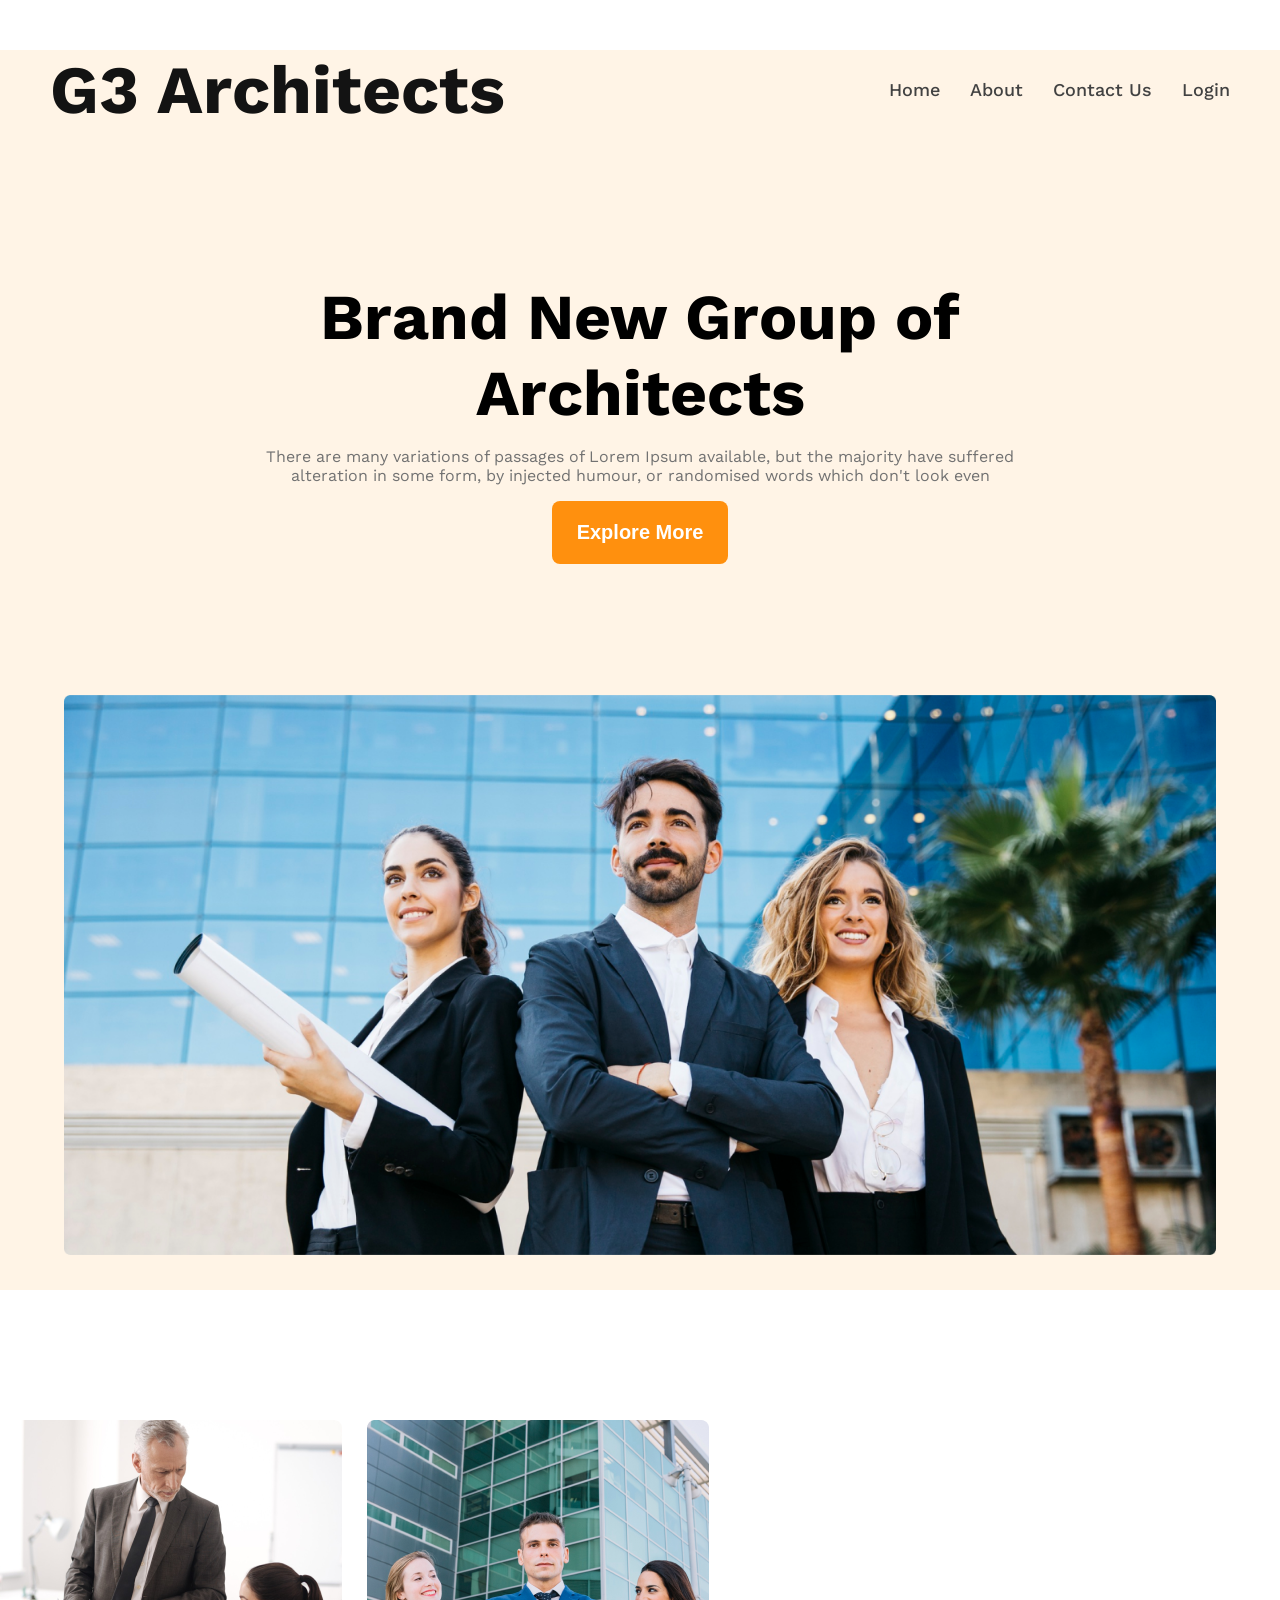
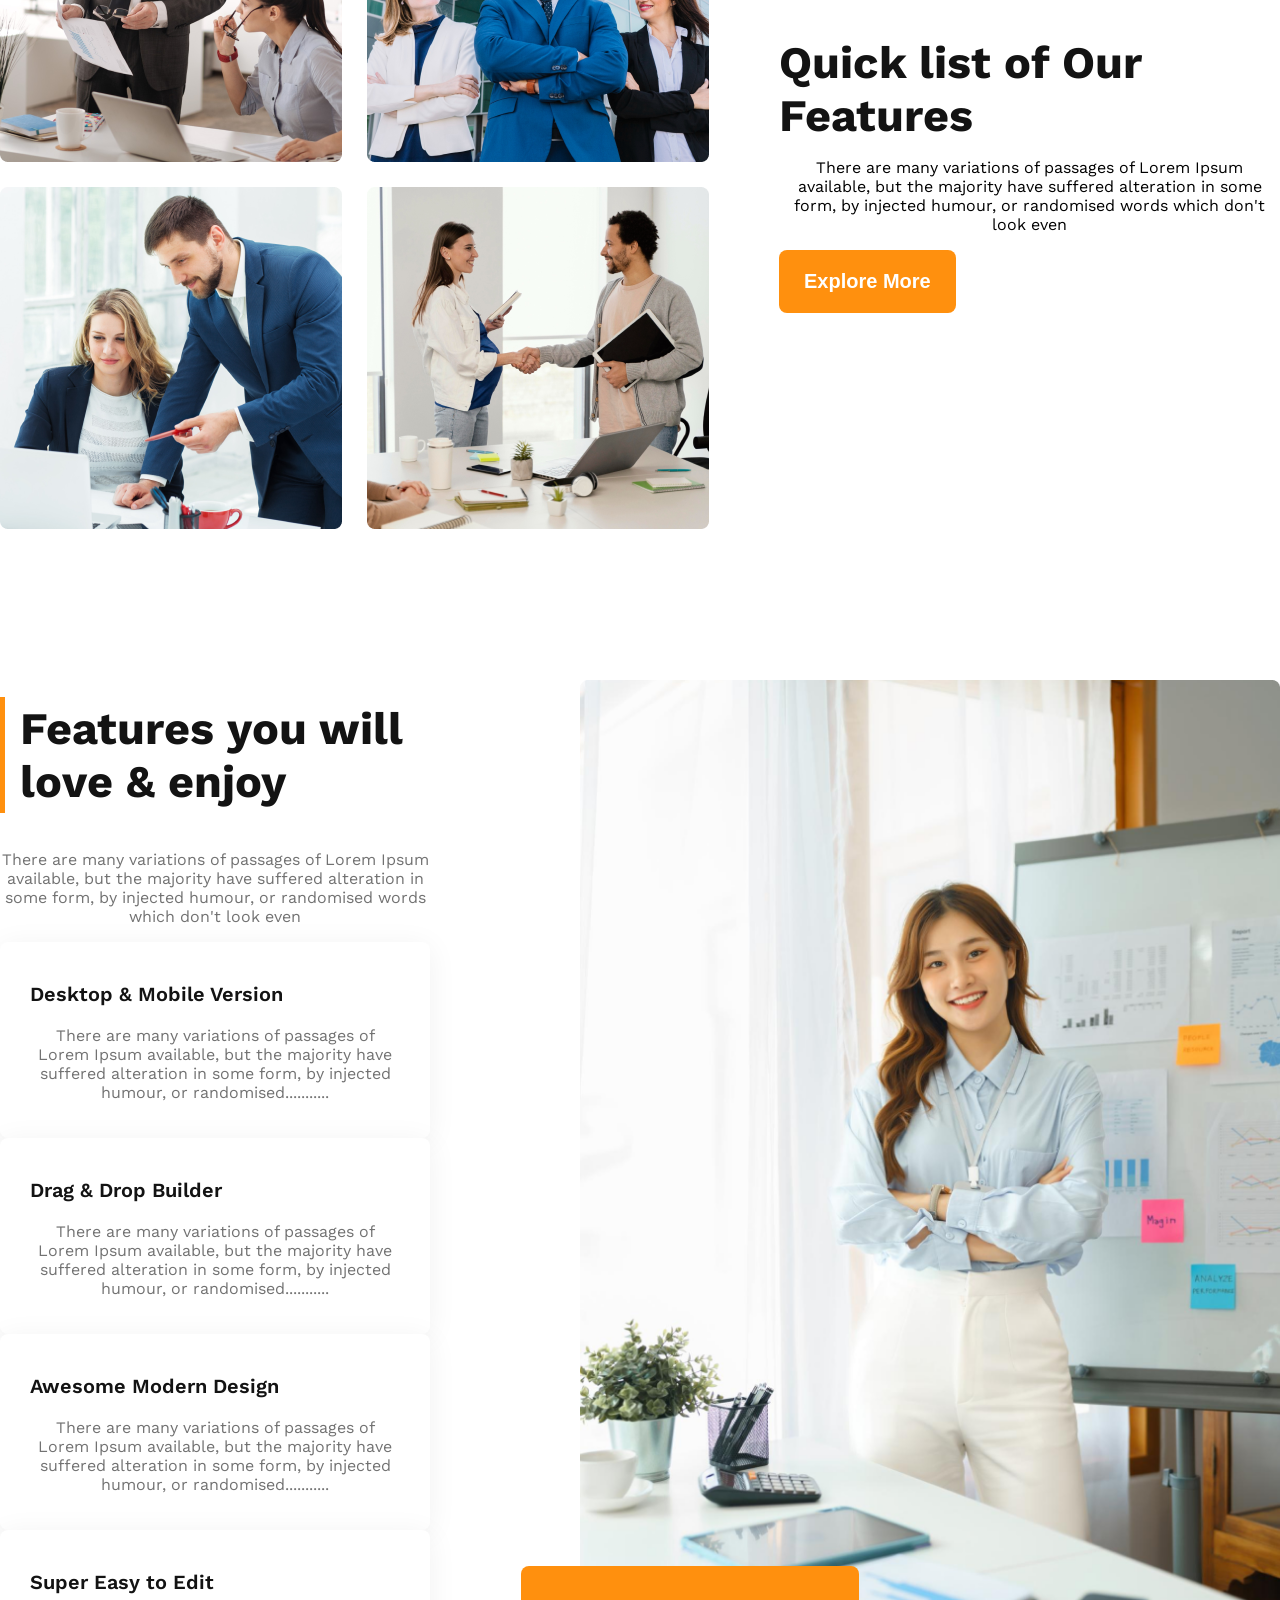
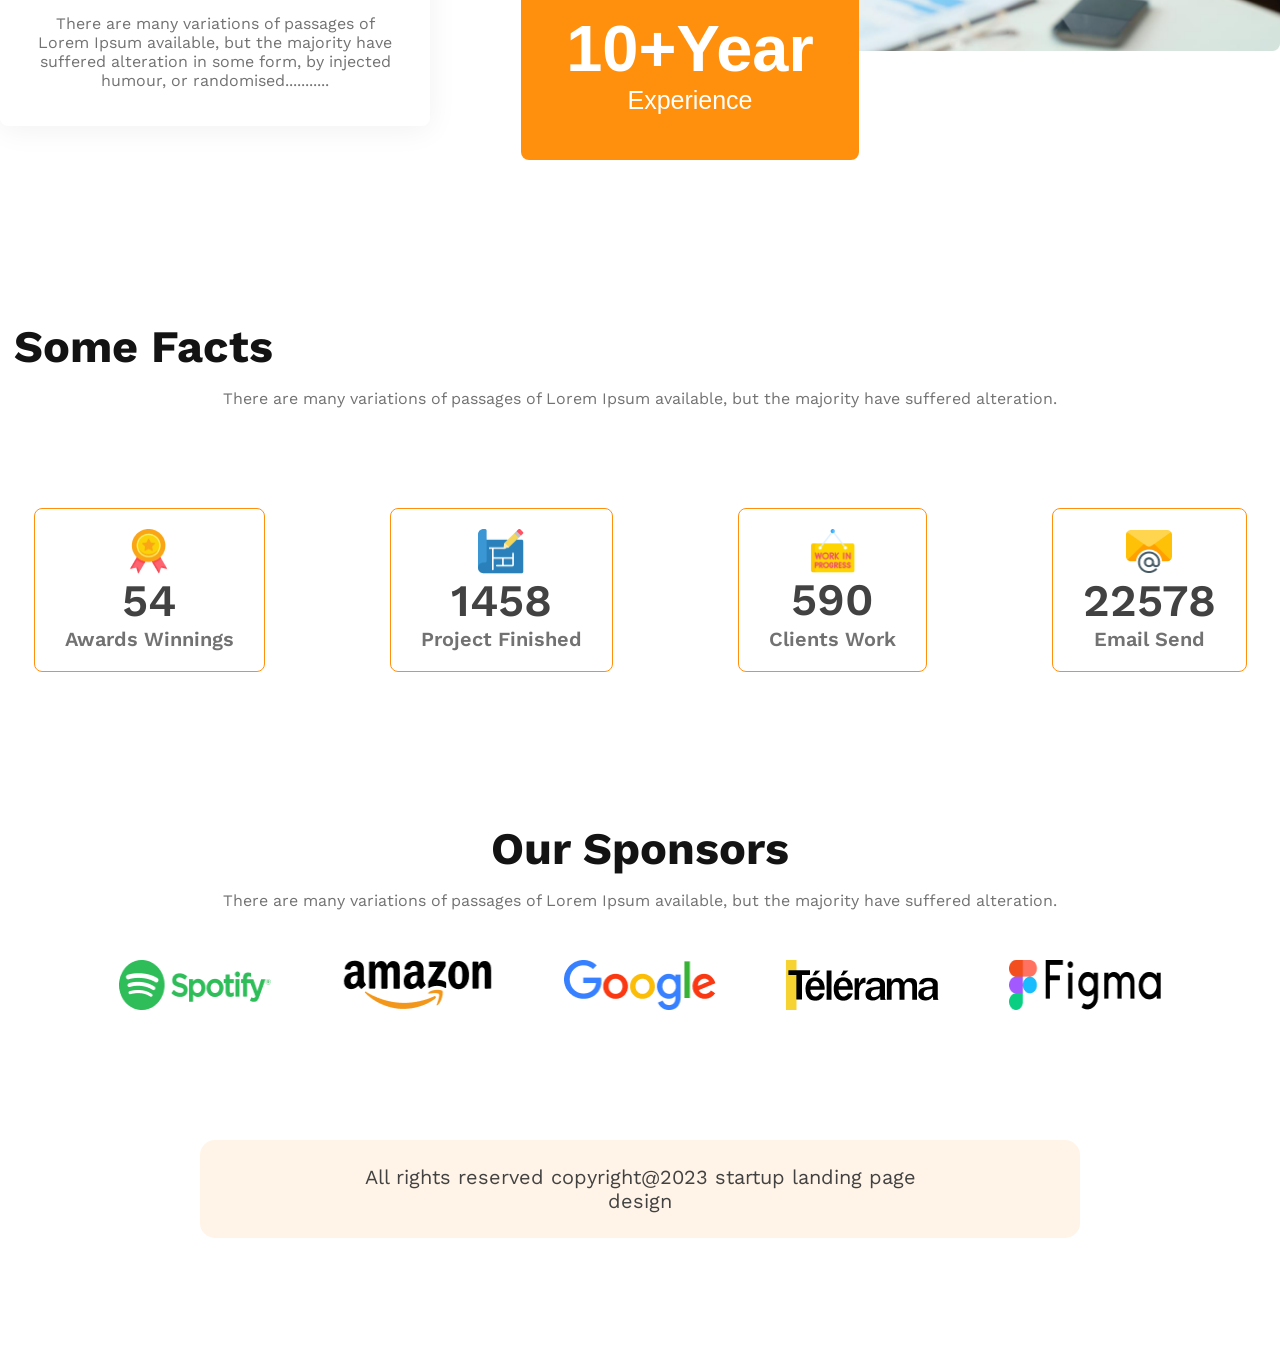
<file: index.html>
<!DOCTYPE html>
<html lang="en">
<head>
  <meta charset="UTF-8">
  <meta http-equiv="X-UA-Compatible" content="IE=edge">
  <meta name="viewport" content="width=device-width, initial-scale=1.0">
  <title>G3 Architects</title>
  <!-------------------- 
    css stylesheet link
   --------------------->
   <link rel="stylesheet" href="styles/style.css">
</head>
<body>
  <!-------------------------
    header section starts
  --------------------------->
  <header class="header">
    <div class="title-nav">
      <div class="header-title">
        <h2>G3 Architects</h2>
      </div>
      <nav>
        <ul>
          <li>Home</li>
          <li>About</li>
          <li>Contact Us</li>
          <li>Login</li>
        </ul>
      </nav>
    </div>
    <section class="banner-section">
      <div class="banner-info">
        <h2 class="banner-title">Brand New Group of Architects</h2>
        <p class="banner-detail">There are many variations of passages of Lorem Ipsum available, but the majority have suffered alteration in some form, by injected humour, or randomised words which don't look even</p>
        <button class="features-button">Explore More</button>
      </div>
      <div class="banner">
        <img src="images/banner.png" alt="">
      </div>
    </section>
  </header>
  <main>
    <section class="container-1">
      <div class="grid-images">
        <img src="images/team1.png" alt="">
        <img src="images/team2.png" alt="">
        <img src="images/team3.png" alt="">
        <img src="images/team4.png" alt="">
      </div>
      <div class="features">
        <h2 class="section-title">Quick list of Our <span>Features</span></h2>
        <p class="section-detail">There are many variations of passages of Lorem Ipsum available, but the majority have suffered alteration in some form, by injected humour, or randomised words which don't look even</p>
        <button class="features-button">Explore More</button>
      </div>
    </section>
    <section class="container-2">
      <div class="lovely-features">
        <div>
          <h2 class="lovely-features-title">Features you will love & enjoy</h2>
          <p class="sec-detail">There are many variations of passages of Lorem Ipsum available, but the majority have suffered alteration in some form, by injected humour, or randomised words which don't look even</p>
        </div>
        <div class="lovely-feature">
          <h3 class="subsec-title">Desktop & Mobile Version</h3>
          <p class="sec-detail">There are many variations of passages of Lorem Ipsum available, but the majority have suffered alteration in some form, by injected humour, or randomised...........</p>
        </div>
        <div class="lovely-feature">
          <h3 class="subsec-title">Drag & Drop Builder</h3>
          <p class="sec-detail">There are many variations of passages of Lorem Ipsum available, but the majority have suffered alteration in some form, by injected humour, or randomised...........</p>
        </div>
        <div class="lovely-feature">
          <h3 class="subsec-title">Awesome Modern Design</h3>
          <p class="sec-detail">There are many variations of passages of Lorem Ipsum available, but the majority have suffered alteration in some form, by injected humour, or randomised...........</p>
        </div>
        <div class="lovely-feature">
          <h3 class="subsec-title">Super Easy to Edit</h3>
          <p class="sec-detail">There are many variations of passages of Lorem Ipsum available, but the majority have suffered alteration in some form, by injected humour, or randomised...........</p>
        </div>
      </div>
      <div class="lovely-features-image">
        <img src="images/architect.png" alt="">
      </div>
    </section>
    <button class="experience-button">
      <h2>10+Year</h2>
      <p>Experience</p>
    </button>
    <section class="some-facts">
      <div>
        <h3 class="section-title">Some Facts</h3>
      <p class="sec-detail">There are many variations of passages of Lorem Ipsum available, but the majority have suffered alteration.</p>
    </div>
    <div class="boxs">
      <div class="box">
        <img src="images/icons/ribon.png" alt="">
        <h2>54</h2>
        <p>Awards Winnings</p>
      </div>
      <div class="box">
        <img src="images/icons/projects.png" alt="">
        <h2>1458</h2>
        <p>Project Finished</p>
      </div>
      <div class="box">
        <img src="images/icons/customers.png" alt="">
        <h2>590</h2>
        <p>Clients Work</p>
      </div>
      <div class="box">
        <img src="images/icons/email.png" alt="">
        <h2>22578</h2>
        <p>Email Send</p>
      </div>
    </div>
    </section>
    <section class="sponsors">
      <div>
        <h2 class="section-title">Our Sponsors</h2>
        <p class="sec-detail">There are many variations of passages of Lorem Ipsum available, but the majority have suffered alteration.</p>
      </div>
      <div class="sponsor-images">
        <img src="images/sponsors/spotify.png" alt="">
        <img src="images/sponsors/amazon.png" alt="">
        <img src="images/sponsors/google.png" alt="">
        <img src="images/sponsors/telerama.png" alt="">
        <img src="images/sponsors/figma.png" alt="">
      </div>
    </section>
  </main>
  <footer>
    <p>All rights reserved copyright@2023 startup landing page design</p>
  </footer>
</body>
</html>
</file>
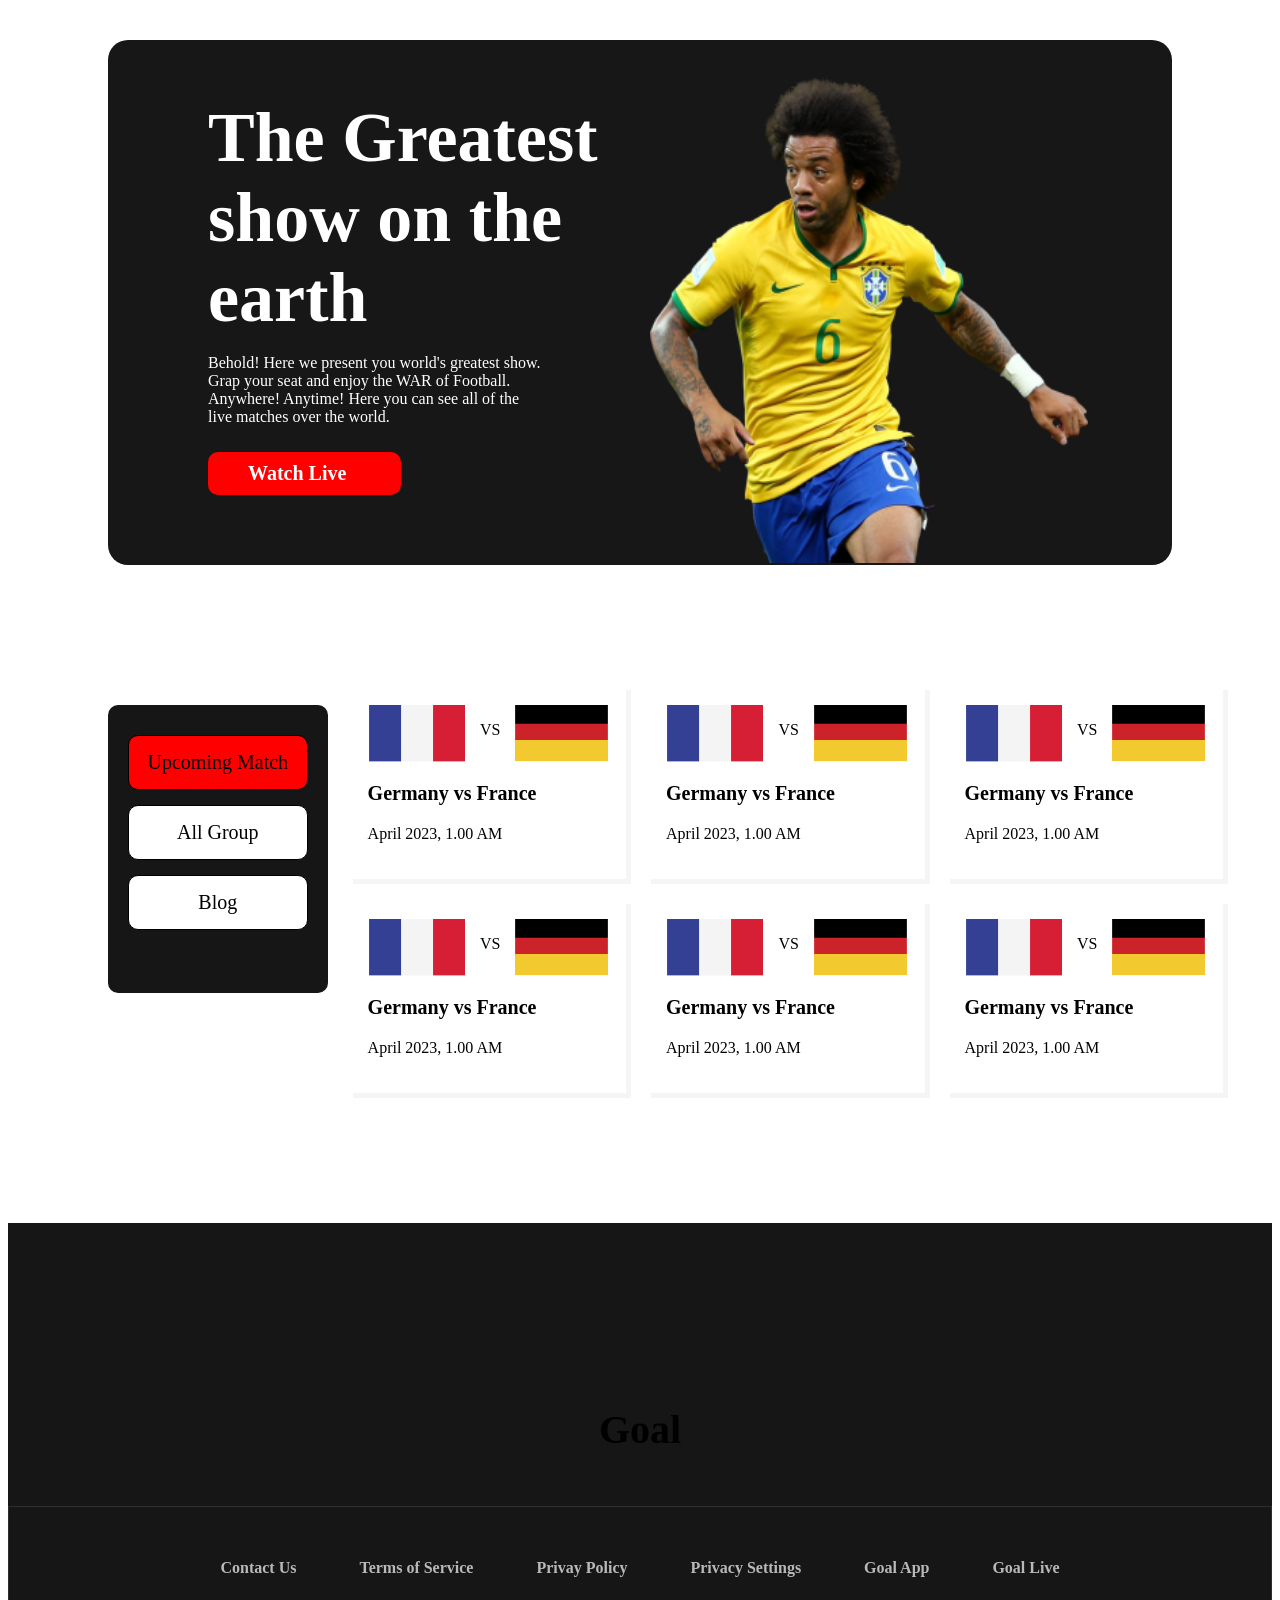
<file: upcoming.html>
<!DOCTYPE html>
<html lang="en">
<head>
  <meta charset="UTF-8">
  <meta http-equiv="X-UA-Compatible" content="IE=edge">
  <meta name="viewport" content="width=device-width, initial-scale=1.0">
  <title>Upcoming matches</title>
  <link rel="stylesheet" href="upcoming.css">
</head>
<body>
  <!-- 
    banner section
   -->
  <section class="flex-container">
    <div class=".half-width" id="banner-text">
      <h1>The Greatest show on the earth</h1>
      <p id="banner-paragraph">Behold! Here we present you world's greatest show. Grap your seat and enjoy the WAR of Football. Anywhere! Anytime! Here you can see all of the live matches over the world.</p>
      <a id="watch-button" href="">Watch Live  <i class="fa-solid fa-angle-right"></i></a>
    </div>
    <div class="half-width">
      <img src="assets/Banner Image.png" alt="">
    </div>
  </section>
  <section class="menu-match-flex">
    <section class="menu"> 
      <div class="menu-item">
          <p class="menu-name highlighted">Upcoming Match</p>
        </div>
        <div class="menu-item">
          <p class="menu-name">All Group</p>
        </div>
        <div class="menu-item">
          <p class="menu-name">Blog</p>
        </div>
    </section>
    <!-- 
      match section
     -->
    <section class="matches">
      <section class="match-detail">
        <div class="flag-flex">
          <img src="assets/Flag.png" alt="flag">
          <p class="vs-para">VS</p>
          <img src="assets/germany Flag.png" alt="">
        </div>
        <div>
          <p class="team-title">Germany vs France</p>
          <p class="match-time">April 2023, 1.00 AM</p>
        </div>
      </section>
      <section class="match-detail">
        <div class="flag-flex">
          <img src="assets/Flag.png" alt="flag">
          <p class="vs-para">VS</p>
          <img src="assets/germany Flag.png" alt="">
        </div>
        <div>
          <p class="team-title">Germany vs France</p>
          <p class="match-time">April 2023, 1.00 AM</p>
        </div>
      </section>
      <section class="match-detail">
        <div class="flag-flex">
          <img src="assets/Flag.png" alt="flag">
          <p class="vs-para">VS</p>
          <img src="assets/germany Flag.png" alt="">
        </div>
        <div>
          <p class="team-title">Germany vs France</p>
          <p class="match-time">April 2023, 1.00 AM</p>
        </div>
      </section>
      <section class="match-detail">
        <div class="flag-flex">
          <img src="assets/Flag.png" alt="flag">
          <p class="vs-para">VS</p>
          <img src="assets/germany Flag.png" alt="">
        </div>
        <div>
          <p class="team-title">Germany vs France</p>
          <p class="match-time">April 2023, 1.00 AM</p>
        </div>
      </section>
      <section class="match-detail">
        <div class="flag-flex">
          <img src="assets/Flag.png" alt="flag">
          <p class="vs-para">VS</p>
          <img src="assets/germany Flag.png" alt="">
        </div>
        <div>
          <p class="team-title">Germany vs France</p>
          <p class="match-time">April 2023, 1.00 AM</p>
        </div>
      </section>
      <section class="match-detail">
        <div class="flag-flex">
          <img src="assets/Flag.png" alt="flag">
          <p class="vs-para">VS</p>
          <img src="assets/germany Flag.png" alt="">
        </div>
        <div>
          <p class="team-title">Germany vs France</p>
          <p class="match-time">April 2023, 1.00 AM</p>
        </div>
      </section>
    </section>
  </section>  
  <footer>
    <h2>Goal</h2>
    <div class="footer-info">
      <h4>Contact Us</h4>
      <h4>Terms of Service</h4>
      <h4>Privay Policy</h4>
      <h4>Privacy Settings</h4>
      <h4>Goal App</h4>
      <h4>Goal Live</h4>
    </div>
  </footer>
</body>
</html>
</file>
<file: styles/style.css>
/*-----------------------
 google font work sans
------------------------- */
@import url('https://fonts.googleapis.com/css2?family=Open+Sans&family=Poppins:wght@400;500&family=Work+Sans:wght@400;500&display=swap');
/*--------------------------
common styles or utilities
---------------------------- */
body{
  font-family: 'Work Sans', sans-serif;
  margin: 0;
}
body img{
  width: 100%;
}
.header{
  background-color: rgba(255, 144, 14, 0.1);
}
.header-title{
  font-weight: 700;
  font-size: 45px;
  color: #131313;
}
.header-title h2{
  margin: 0;
}
.title-nav{
  display: flex;
  justify-content: space-between;
  align-items: center;
  margin: 50px 50px;
}
nav>ul{
  display: flex;
  gap: 30px;
  justify-content: space-around;
}
nav>ul>li{
  list-style: none;
  font-weight: 500;
  font-size: 18px;
  color: #424242;
}
.banner-info{
  display: flex;
  flex-direction: column;
  align-items: center;
  margin: 0;
  padding: 100px 250px;
}
.banner-title{
  font-weight: 700;
  font-size: 64px;
}
.banner-detail{
  color: #727272;
  font-weight: 400;
  font-size: 16px;
}
.banner-title {
  margin: 0;
  text-align: center;
}
.banner img{
  transform: scale(0.9);
}
main{
  display: flex;
  flex-direction: column;
  align-items: center;
}
.sec-detail{
  font-weight: 400;
  font-size: 16px;
  color: #727272;
}

/*--------------------------- 
features---first container
----------------------------- */

.container-1{
  display: flex;
  gap: 70px;
  align-items: center;
  margin-top: 130px;
}
.grid-images{
  display: grid;
  grid-template-columns: repeat(2, 1fr);
  grid-gap: 25px;
}
.grid-images img{
  width: 342px;
  border-radius: 5px;
}
.features-title{
  font-weight: 700;
  font-size: 45px;
}
.features-title span{
  color: #FF900E;
}

.features-button{
  background-color: #FF900E;
  border: none;
  font-weight: 600;
  font-size: 20px;
  padding: 20px 25px;
  border-radius: 8px;
  color: #FFFFFF;
}

/*---------------------------------------
loving and enjoyable features section
----------------------------------------- */
.container-2{
  display: flex;
  align-items: center;
  gap: 150px;
  margin-top: 130px;
}

.lovely-features-title{
  font-weight: 700;
  font-size: 45px;
  color: #131313;
  border-left: 5px solid #FF900E ;
  padding-left: 15px;
  padding-top: 5px;
  padding-bottom: 5px;
}
.lovely-features-detail{
  font-weight: 400;
  font-size: 16px;
  color: #727272;
}
.lovely-feature{
  background: #FFFFFF;
  box-shadow: 0px 4px 30px rgba(0, 0, 0, 0.06);
  border-radius: 8px;
  padding: 20px 30px;
}
.subsec-title{
  font-weight: 600;
  font-size: 20px;
  color: #131313;
}
.container-2 img{
  width: 700px;
  margin-bottom: 50px;
}
.experience-button{
  background: #FF900E;
  border-radius: 8px;
  padding: 45px;
  border: none;
  position: relative;
  top: -160px;
  left: 50px;
}
.experience-button h2{
  font-weight: 700;
  font-size: 65px;
  margin: 0;
  color: #FFFFFF;
}
.experience-button p{
  font-weight: 500;
  font-size: 25px;
  margin: 0;
  color: #FFFFFF;
}

/*--------------------
some facts section
---------------------- */
.section-title{
  font-weight: 700;
  font-size: 45px;
  margin: 0;
  color: #131313;
}

.boxs{
  display: flex;
  gap: 125px;
  margin: 100px 20px 150px 20px;
}
.box{
  display: flex;
  flex-direction: column;
  align-items: center;
  justify-content: space-around;
  border: 1px solid #FF900E;
  border-radius: 8px;
  padding: 20px 30px;
}
.box:hover{
  transform: rotate(360deg);
  transition: transform 3s linear 0.4s ;

}
.box img{
  width: 45.22px;
}
.box h2{
  font-weight: 600;
  font-size: 45px;
  color: #424242;
  margin: 0;
}
.box p{
  font-weight: 600;
  font-size: 20px;
  color: #727272;
  margin: 0;
}

/*------------------
Sponsors section
-------------------- */
.sponsors{
  margin-bottom: 130px;
}
.sponsors h2,p{
  text-align: center;
}
.sponsor-images{
  display: flex;
  gap: 70px;
  margin-top: 50px;
}
.sponsor-images img{
  width: 152.51px;
}

/*-----------------
footer section 
-------------------*/
footer{
  background: #FFF4E7;
  border-radius: 15px;
  padding: 5px 150px;
  margin: 0 200px 130px 200px;
}
footer p{
  font-weight: 400;
  font-size: 20px;
  color: #424242;
}


/*-------------------------------------------------------
responsive for small devices(mobile)(max-width: 688px)
--------------------------------------------------------- */
@media screen and (max-width: 688px) {

/*------------------
header section
--------------------*/
.banner img{
  display: none;
}
.banner-info{
  margin: 0;
  padding: 0;
}
.title-nav{
  display: flex;
  justify-content: space-between;
  flex-direction: column;
  align-items: center;
  margin: 0;
}
nav>ul{
  flex-direction: column;
}

  /*--------------------------- 
features---first container
----------------------------- */
  .container-1{
    flex-direction: column;
  }
  .features-detail{
    text-align: justify;
  }
  .grid-images{
    grid-template-columns: repeat(1, 1fr);
  }
  .features{
    display: flex;
    flex-direction: column;
    align-items: center;
  }
  /*---------------------------------------
loving and enjoyable features section
----------------------------------------- */
.container-2{
  flex-direction: column-reverse;
  gap: 0;
}
.container-2 img{
  width: 100%;
  margin-bottom: 50px;
}
.experience-button{
  position: relative;
  top: 0px;
  left: 0px;
}
.some-facts{
  display: flex;
  flex-direction: column;
  align-items: center;
}
.boxs{
  flex-direction: column;
  align-items: center;
  gap: 40px;
}
/*-----------------
sponsors section
------------------- */
.sponsor-images{
flex-direction: column;
align-items: center;
}
footer{
  padding: 5px 0;
  margin: 0;
}
}
</file>
<file: upcoming.css>
.flex-container {
  display: flex;
  border-radius: 20px;
  background-color: hsl(0, 0%, 9%);
  margin-bottom: 80px;
  margin: 40px 100px 100px 100px;

}

.half-width {
  width: 150%;
}

#banner-text {
  padding-left: 100px;
  padding-bottom: 70px;
}

h1{
  font-size: 70px;
  color: white;
  margin-bottom: 10px;
}

#banner-paragraph {
  color: white;
  text-align:left;
  padding-right: 80px;
}

#watch-button {
  height: 5%;
  width: 27%;
  display: inline-block;
  margin-top: 10px;
  text-decoration: none;
  background-color: red;
  padding: 10px 40px;
  border-radius: 10px;
  color: white;
  font-weight: 700;
  font-size: 20px;
  transition: width 1s, height 1s, font-size 1s;
}

#watch-button:hover {
  width: 35%;
  height: 7%;
  font-size: 25px;
}

.half-width img{
  width: 80%;
  height: 93%;
  padding-right: 80px;
  padding-top: 35px;
  padding-left: 25px;
  padding-bottom: 0px;
}

/* 
menu & matches
*/

.menu-match-flex {
  display: flex;
}
.menu{
  margin: 40px 100px 100px 100px;
  background-color: #161616;
  padding: 15px;
  border-radius: 10px;
  width: 15%;
}



.menu-name {
  text-align: center;
  text-decoration: none;
  padding: 15px 0px;
  margin: 15px 5px;
  background-color: #FFFFFF;
  font-weight: 500;
  font-size: 20px;
  font-weight: 500;
  border-radius: 10px;
  border: 1px solid black;
}

.highlighted {
  background-color: red;
}


/* 
match-section
*/
.matches {
  margin-top: 20px;
  margin-left: -80px;
  display: grid;
  grid-template-columns: repeat(3, 1fr);
  grid-column-gap: 20px;
  grid-row-gap: 20px;
  width: 50%;
}

.match-detail {
  padding: 20px;
  box-shadow: 5px 5px whitesmoke;
  display: grid;
}

.flag-flex {
  display: flex;
}

.vs-para {
  padding: 0px 15px;
}

.team-title {
  font-weight: 600;
  font-size: 20px;
}

.match-time {
  font-weight: 400;
  font-size: 16px;
}

/* 
footer section
*/

footer {
  margin-top: 130px;
  background-color: #161616;
  padding-top: 150px;
}

footer h2 {
  font-size: 40px;
  font-weight: 600;
  text-align: center;
  padding-bottom: 20px;
}

.footer-info {
  display: flex;
  justify-content: space-around;
  padding-top: 30px;
  padding-bottom: 50px;
  padding-left: 180px;
  padding-right: 180px;
  font-size: 16px;
  font-weight: 500;
  color: #B9B9B9;;
  border: 1px solid rgba(255, 255, 255, 0.1);
}
</file>
